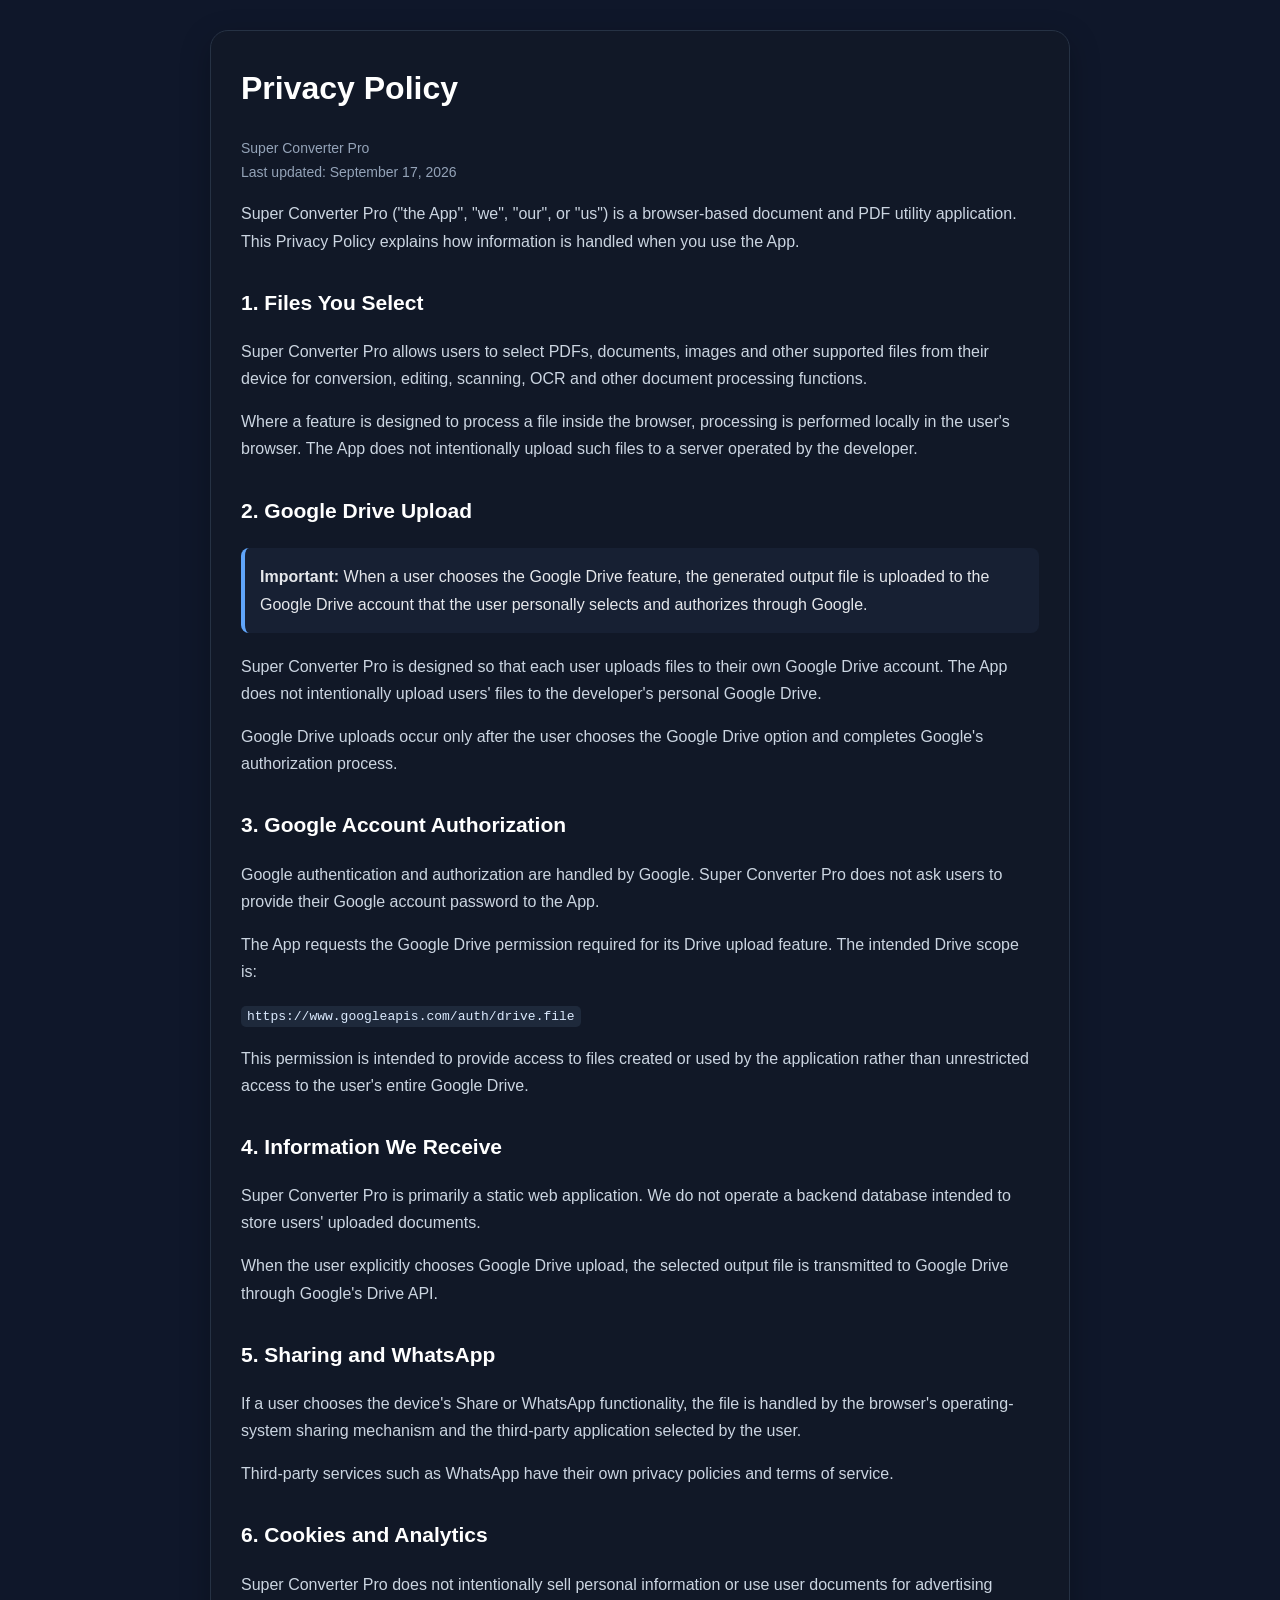
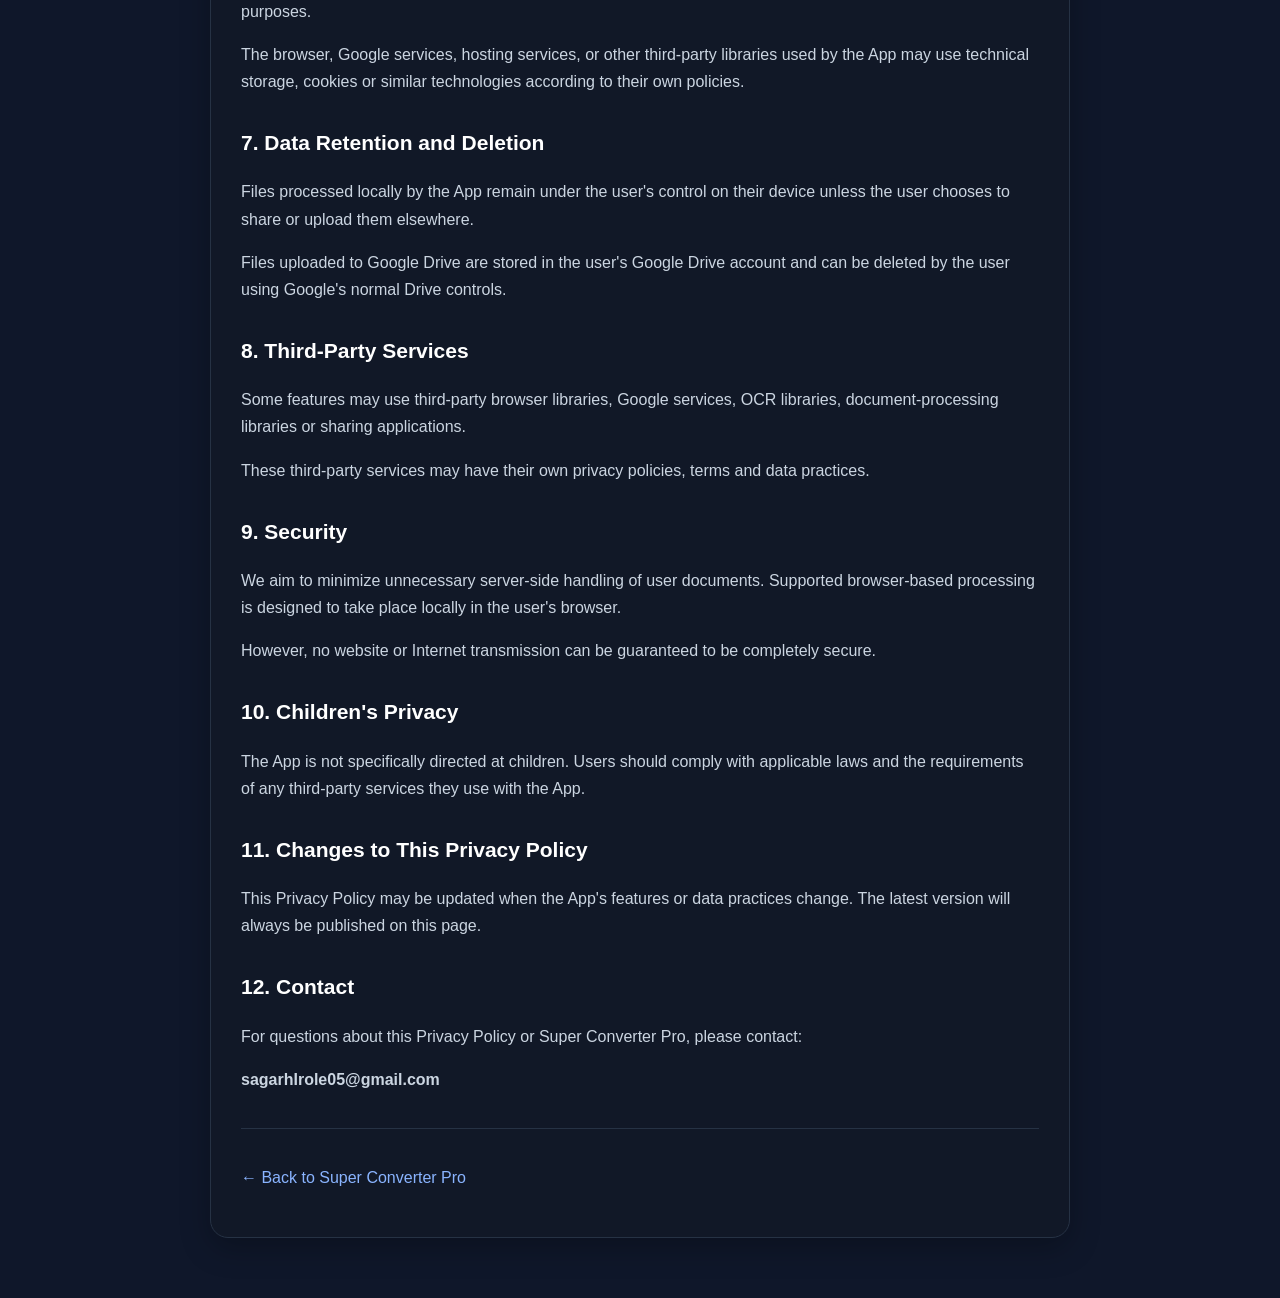
<file: privacy-policy.html>
<!DOCTYPE html>
<html lang="en">
<head>
  <meta charset="UTF-8">
  <meta name="viewport" content="width=device-width, initial-scale=1.0">

  <title>Privacy Policy - Super Converter Pro</title>

  <style>
    * {
      box-sizing: border-box;
    }

    body {
      margin: 0;
      font-family: Arial, Helvetica, sans-serif;
      background: #0f172a;
      color: #e5e7eb;
      line-height: 1.7;
    }

    .container {
      max-width: 900px;
      margin: auto;
      padding: 30px 20px 60px;
    }

    .card {
      background: #111827;
      border: 1px solid #263244;
      border-radius: 18px;
      padding: 30px;
      box-shadow: 0 10px 30px rgba(0,0,0,.25);
    }

    h1 {
      margin-top: 0;
      color: #ffffff;
      font-size: 32px;
    }

    h2 {
      margin-top: 30px;
      color: #ffffff;
      font-size: 21px;
    }

    p, li {
      color: #cbd5e1;
    }

    a {
      color: #8ab4ff;
      text-decoration: none;
    }

    a:hover {
      text-decoration: underline;
    }

    .date {
      color: #94a3b8;
      font-size: 14px;
    }

    .important {
      padding: 15px;
      border-left: 4px solid #60a5fa;
      background: #172033;
      border-radius: 8px;
      margin: 20px 0;
    }

    code {
      background: #1e293b;
      padding: 3px 6px;
      border-radius: 5px;
      color: #dbeafe;
    }
  </style>
</head>

<body>

<div class="container">
  <div class="card">

    <h1>Privacy Policy</h1>

    <p class="date">
      Super Converter Pro<br>
      Last updated: September 17, 2026
    </p>

    <p>
      Super Converter Pro ("the App", "we", "our", or "us") is a
      browser-based document and PDF utility application.
      This Privacy Policy explains how information is handled when
      you use the App.
    </p>

    <h2>1. Files You Select</h2>

    <p>
      Super Converter Pro allows users to select PDFs, documents,
      images and other supported files from their device for
      conversion, editing, scanning, OCR and other document
      processing functions.
    </p>

    <p>
      Where a feature is designed to process a file inside the
      browser, processing is performed locally in the user's browser.
      The App does not intentionally upload such files to a server
      operated by the developer.
    </p>

    <h2>2. Google Drive Upload</h2>

    <div class="important">
      <strong>Important:</strong>
      When a user chooses the Google Drive feature, the generated
      output file is uploaded to the Google Drive account that the
      user personally selects and authorizes through Google.
    </div>

    <p>
      Super Converter Pro is designed so that each user uploads files
      to their own Google Drive account. The App does not intentionally
      upload users' files to the developer's personal Google Drive.
    </p>

    <p>
      Google Drive uploads occur only after the user chooses the
      Google Drive option and completes Google's authorization process.
    </p>

    <h2>3. Google Account Authorization</h2>

    <p>
      Google authentication and authorization are handled by Google.
      Super Converter Pro does not ask users to provide their Google
      account password to the App.
    </p>

    <p>
      The App requests the Google Drive permission required for its
      Drive upload feature. The intended Drive scope is:
    </p>

    <p>
      <code>https://www.googleapis.com/auth/drive.file</code>
    </p>

    <p>
      This permission is intended to provide access to files created
      or used by the application rather than unrestricted access to
      the user's entire Google Drive.
    </p>

    <h2>4. Information We Receive</h2>

    <p>
      Super Converter Pro is primarily a static web application.
      We do not operate a backend database intended to store users'
      uploaded documents.
    </p>

    <p>
      When the user explicitly chooses Google Drive upload, the
      selected output file is transmitted to Google Drive through
      Google's Drive API.
    </p>

    <h2>5. Sharing and WhatsApp</h2>

    <p>
      If a user chooses the device's Share or WhatsApp functionality,
      the file is handled by the browser's operating-system sharing
      mechanism and the third-party application selected by the user.
    </p>

    <p>
      Third-party services such as WhatsApp have their own privacy
      policies and terms of service.
    </p>

    <h2>6. Cookies and Analytics</h2>

    <p>
      Super Converter Pro does not intentionally sell personal
      information or use user documents for advertising purposes.
    </p>

    <p>
      The browser, Google services, hosting services, or other
      third-party libraries used by the App may use technical storage,
      cookies or similar technologies according to their own policies.
    </p>

    <h2>7. Data Retention and Deletion</h2>

    <p>
      Files processed locally by the App remain under the user's
      control on their device unless the user chooses to share or
      upload them elsewhere.
    </p>

    <p>
      Files uploaded to Google Drive are stored in the user's Google
      Drive account and can be deleted by the user using Google's
      normal Drive controls.
    </p>

    <h2>8. Third-Party Services</h2>

    <p>
      Some features may use third-party browser libraries, Google
      services, OCR libraries, document-processing libraries or
      sharing applications.
    </p>

    <p>
      These third-party services may have their own privacy policies,
      terms and data practices.
    </p>

    <h2>9. Security</h2>

    <p>
      We aim to minimize unnecessary server-side handling of user
      documents. Supported browser-based processing is designed to
      take place locally in the user's browser.
    </p>

    <p>
      However, no website or Internet transmission can be guaranteed
      to be completely secure.
    </p>

    <h2>10. Children's Privacy</h2>

    <p>
      The App is not specifically directed at children. Users should
      comply with applicable laws and the requirements of any
      third-party services they use with the App.
    </p>

    <h2>11. Changes to This Privacy Policy</h2>

    <p>
      This Privacy Policy may be updated when the App's features or
      data practices change. The latest version will always be
      published on this page.
    </p>

    <h2>12. Contact</h2>

    <p>
      For questions about this Privacy Policy or Super Converter Pro,
      please contact:
    </p>

    <p>
      <strong>sagarhIrole05@gmail.com</strong>
    </p>

    <hr style="border:0;border-top:1px solid #263244;margin:35px 0;">

    <p>
      <a href="./index.html">← Back to Super Converter Pro</a>
    </p>

  </div>
</div>

</body>
</html>
</file>
